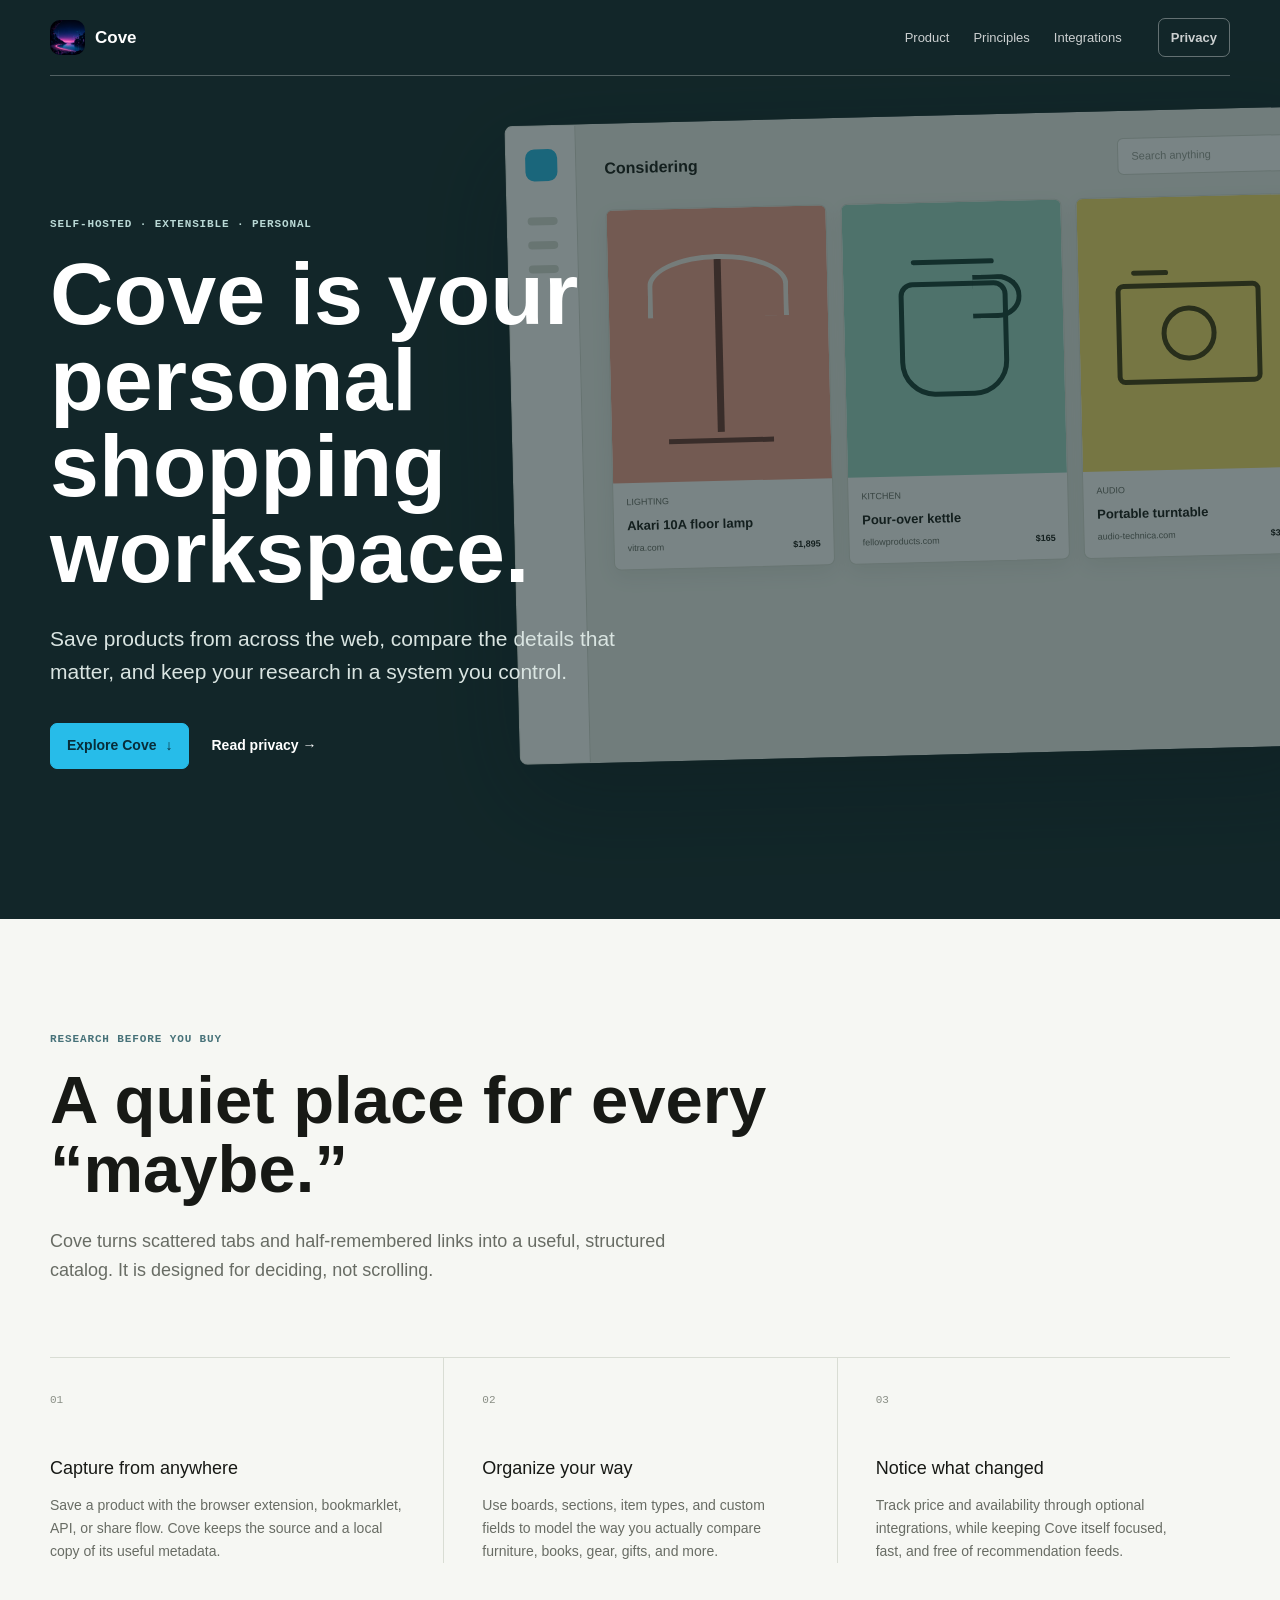
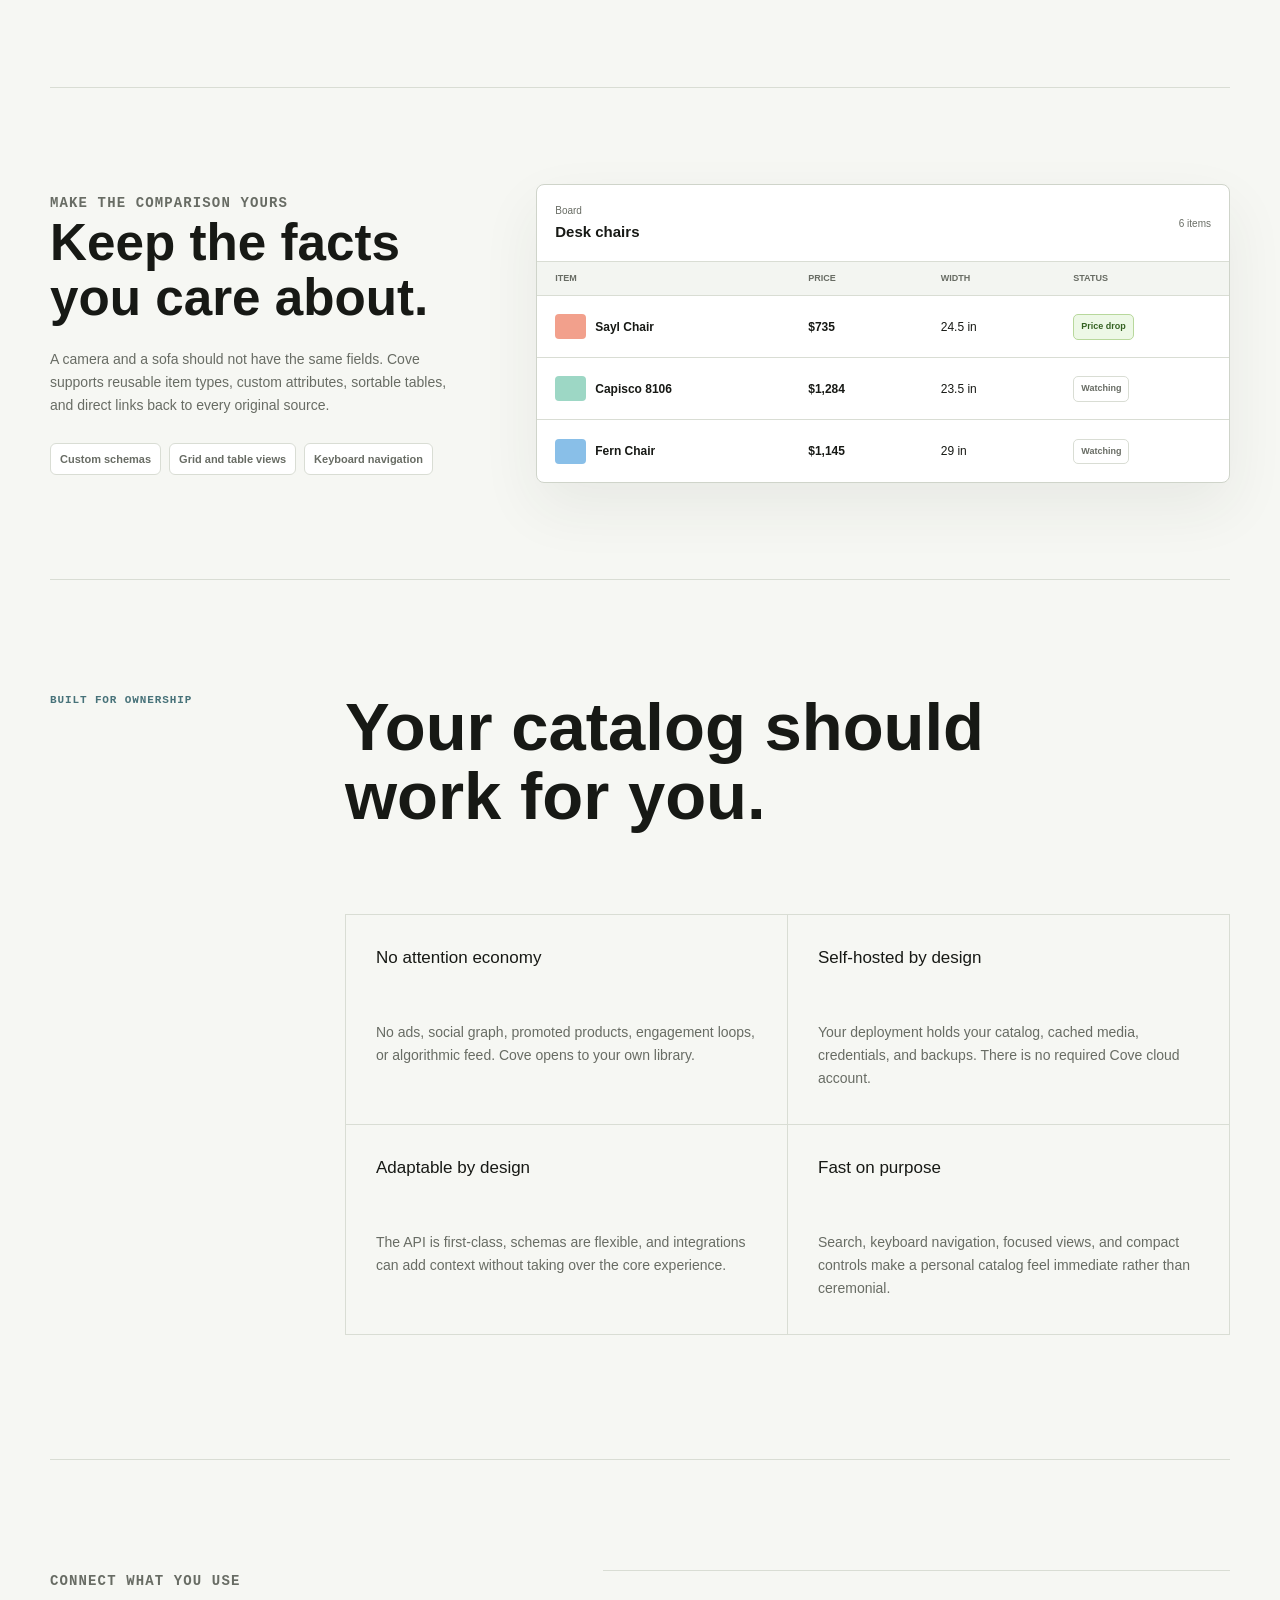
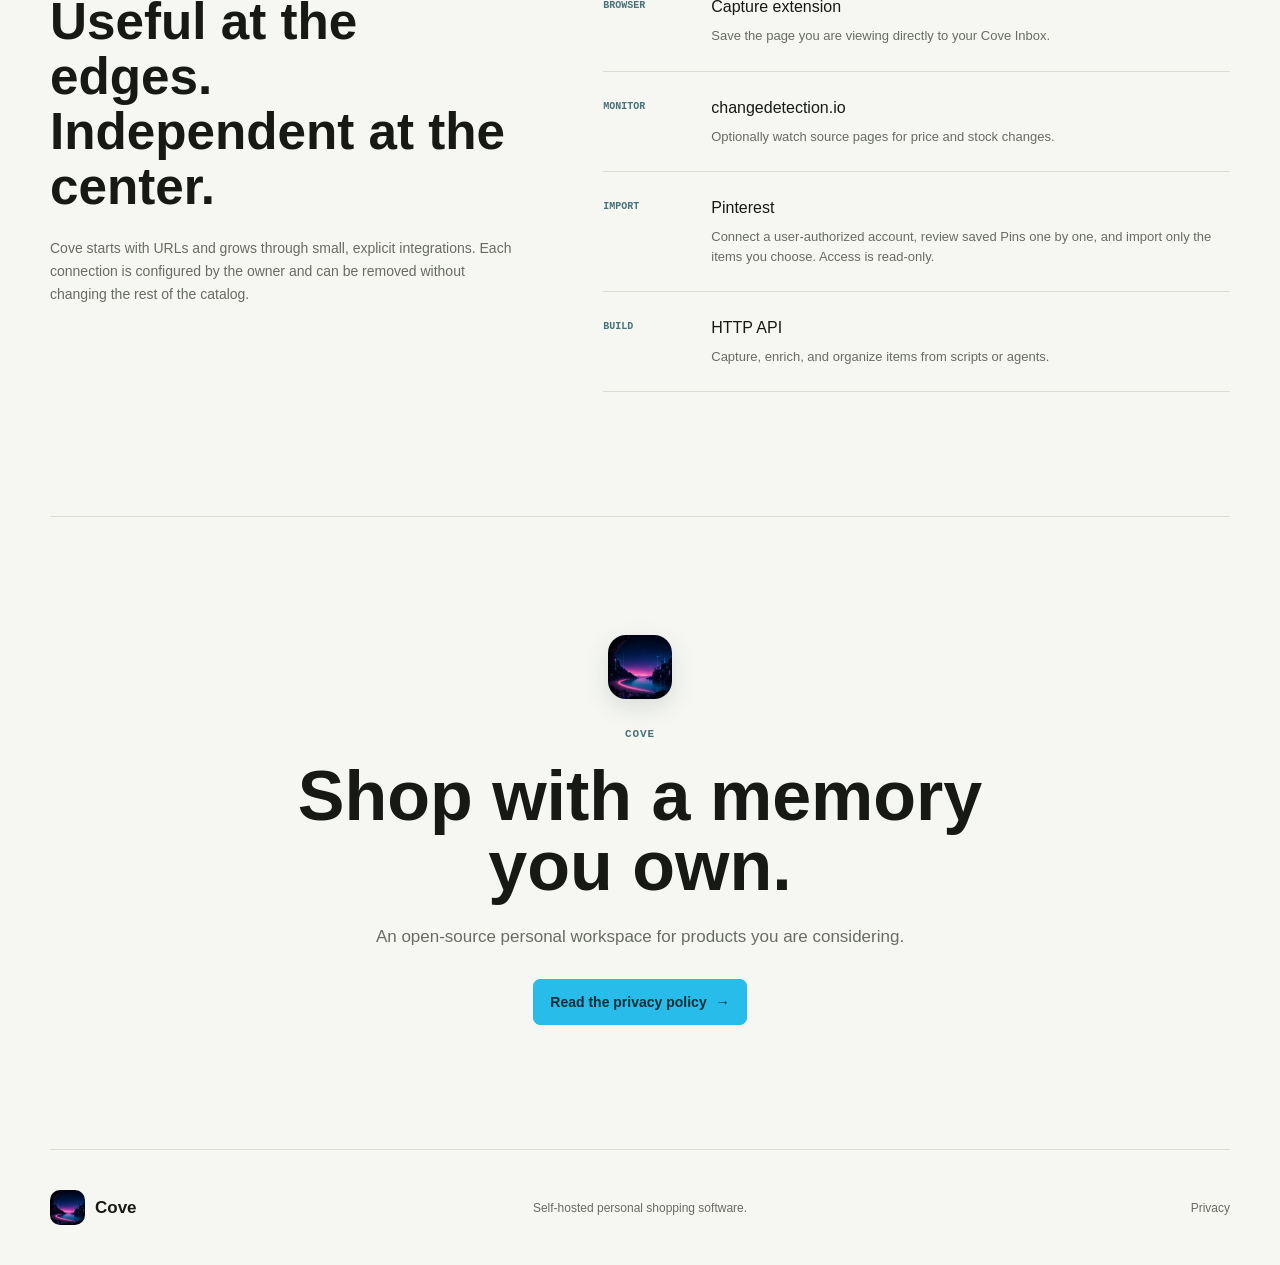
<file: index.html>
<!doctype html>
<!DOCTYPE html><html lang="en"><head><meta charset="utf-8"><meta name="viewport" content="width=device-width, initial-scale=1"><link rel="stylesheet" href="./landing.css"><title>Cove — Your personal shopping workspace</title><meta name="description" content="Cove is a self-hosted, extensible workspace for saving products, comparing details, and tracking what changes."><meta property="og:title" content="Cove — Your personal shopping workspace"><meta property="og:description" content="Save products, compare the details that matter, and keep your research in a system you control."><meta property="og:type" content="website"><meta property="og:image" content="https://irace.me/cove-site/og.png"><meta property="og:image:width" content="1200"><meta property="og:image:height" content="630"><meta property="og:image:alt" content="Cove"><meta name="twitter:card" content="summary_large_image"><meta name="twitter:title" content="Cove — Your personal shopping workspace"><meta name="twitter:description" content="Self-hosted, extensible product research without the attention economy."><meta name="twitter:image" content="https://irace.me/cove-site/og.png"><link rel="shortcut icon" href="./cove-logo.png"><link rel="icon" href="./cove-logo.png">












</head><body><main><header class="site-header"><a class="brand" href="#top" aria-label="Cove home"><img src="./cove-logo.png" alt=""><span>Cove</span></a><nav aria-label="Main navigation"><a href="#product">Product</a><a href="#principles">Principles</a><a href="#integrations">Integrations</a></nav><a class="header-link" href="./privacy/">Privacy</a></header><section class="hero" id="top"><div class="hero-scene" aria-hidden="true"><div class="scene-sidebar"><span class="scene-logo"></span><span></span><span></span><span></span></div><div class="scene-content"><div class="scene-toolbar"><span>Considering</span><span class="scene-search">Search anything</span></div><div class="product-grid"><article class="product-card coral"><div class="product-art"><span></span></div><div class="product-copy"><small>Lighting</small><strong>Akari 10A floor lamp</strong><div><span>vitra.com</span><b>$1,895</b></div></div></article><article class="product-card mint"><div class="product-art"><span></span></div><div class="product-copy"><small>Kitchen</small><strong>Pour-over kettle</strong><div><span>fellowproducts.com</span><b>$165</b></div></div></article><article class="product-card yellow"><div class="product-art"><span></span></div><div class="product-copy"><small>Audio</small><strong>Portable turntable</strong><div><span>audio-technica.com</span><b>$399</b></div></div></article></div></div></div><div class="hero-copy"><p class="eyebrow">Self-hosted · Extensible · Personal</p><h1>Cove is your personal shopping workspace.</h1><p class="hero-lede">Save products from across the web, compare the details that matter, and keep your research in a system you control.</p><div class="hero-actions"><a class="primary-action" href="#product">Explore Cove <span aria-hidden="true">↓</span></a><a class="text-action" href="./privacy/">Read privacy <span aria-hidden="true">→</span></a></div></div></section><section class="intro-band" id="product"><p class="section-label">Research before you buy</p><h2>A quiet place for every “maybe.”</h2><p class="section-lede">Cove turns scattered tabs and half-remembered links into a useful, structured catalog. It is designed for deciding, not scrolling.</p><div class="feature-list"><article><span>01</span><h3>Capture from anywhere</h3><p>Save a product with the browser extension, bookmarklet, API, or share flow. Cove keeps the source and a local copy of its useful metadata.</p></article><article><span>02</span><h3>Organize your way</h3><p>Use boards, sections, item types, and custom fields to model the way you actually compare furniture, books, gear, gifts, and more.</p></article><article><span>03</span><h3>Notice what changed</h3><p>Track price and availability through optional integrations, while keeping Cove itself focused, fast, and free of recommendation feeds.</p></article></div></section><section class="comparison-section"><div class="comparison-copy"><p class="section-label">Make the comparison yours</p><h2>Keep the facts you care about.</h2><p>A camera and a sofa should not have the same fields. Cove supports reusable item types, custom attributes, sortable tables, and direct links back to every original source.</p><div class="detail-points"><span>Custom schemas</span><span>Grid and table views</span><span>Keyboard navigation</span></div></div><div class="comparison-table" role="img" aria-label="Example Cove product comparison"><div class="table-heading"><div><small>Board</small><strong>Desk chairs</strong></div><span>6 items</span></div><div class="table-row table-labels"><span>Item</span><span>Price</span><span>Width</span><span>Status</span></div><div class="table-row"><span><i class="swatch red"></i> Sayl Chair</span><b>$735</b><span>24.5 in</span><em class="status-pill drop">Price drop</em></div><div class="table-row"><span><i class="swatch green"></i> Capisco 8106</span><b>$1,284</b><span>23.5 in</span><em class="status-pill">Watching</em></div><div class="table-row"><span><i class="swatch blue"></i> Fern Chair</span><b>$1,145</b><span>29 in</span><em class="status-pill">Watching</em></div></div></section><section class="principles-section" id="principles"><div class="principles-heading"><p class="section-label">Built for ownership</p><h2>Your catalog should work for you.</h2></div><div class="principles-grid"><article><h3>No attention economy</h3><p>No ads, social graph, promoted products, engagement loops, or algorithmic feed. Cove opens to your own library.</p></article><article><h3>Self-hosted by design</h3><p>Your deployment holds your catalog, cached media, credentials, and backups. There is no required Cove cloud account.</p></article><article><h3>Adaptable by design</h3><p>The API is first-class, schemas are flexible, and integrations can add context without taking over the core experience.</p></article><article><h3>Fast on purpose</h3><p>Search, keyboard navigation, focused views, and compact controls make a personal catalog feel immediate rather than ceremonial.</p></article></div></section><section class="integrations-section" id="integrations"><div class="integrations-copy"><p class="section-label">Connect what you use</p><h2>Useful at the edges. Independent at the center.</h2><p>Cove starts with URLs and grows through small, explicit integrations. Each connection is configured by the owner and can be removed without changing the rest of the catalog.</p></div><div class="integration-list"><article><span>Browser</span><div><h3>Capture extension</h3><p>Save the page you are viewing directly to your Cove Inbox.</p></div></article><article><span>Monitor</span><div><h3>changedetection.io</h3><p>Optionally watch source pages for price and stock changes.</p></div></article><article><span>Import</span><div><h3>Pinterest</h3><p>Connect a user-authorized account, review saved Pins one by one, and import only the items you choose. Access is read-only.</p></div></article><article><span>Build</span><div><h3>HTTP API</h3><p>Capture, enrich, and organize items from scripts or agents.</p></div></article></div></section><section class="closing-section"><img src="./cove-logo.png" alt=""><p class="section-label">Cove</p><h2>Shop with a memory you own.</h2><p>An open-source personal workspace for products you are considering.</p><a class="primary-action" href="./privacy/">Read the privacy policy <span aria-hidden="true">→</span></a></section><footer><a class="brand" href="#top"><img src="./cove-logo.png" alt=""><span>Cove</span></a><p>Self-hosted personal shopping software.</p><div><a href="./privacy/">Privacy</a></div></footer></main></body></html>
</file>
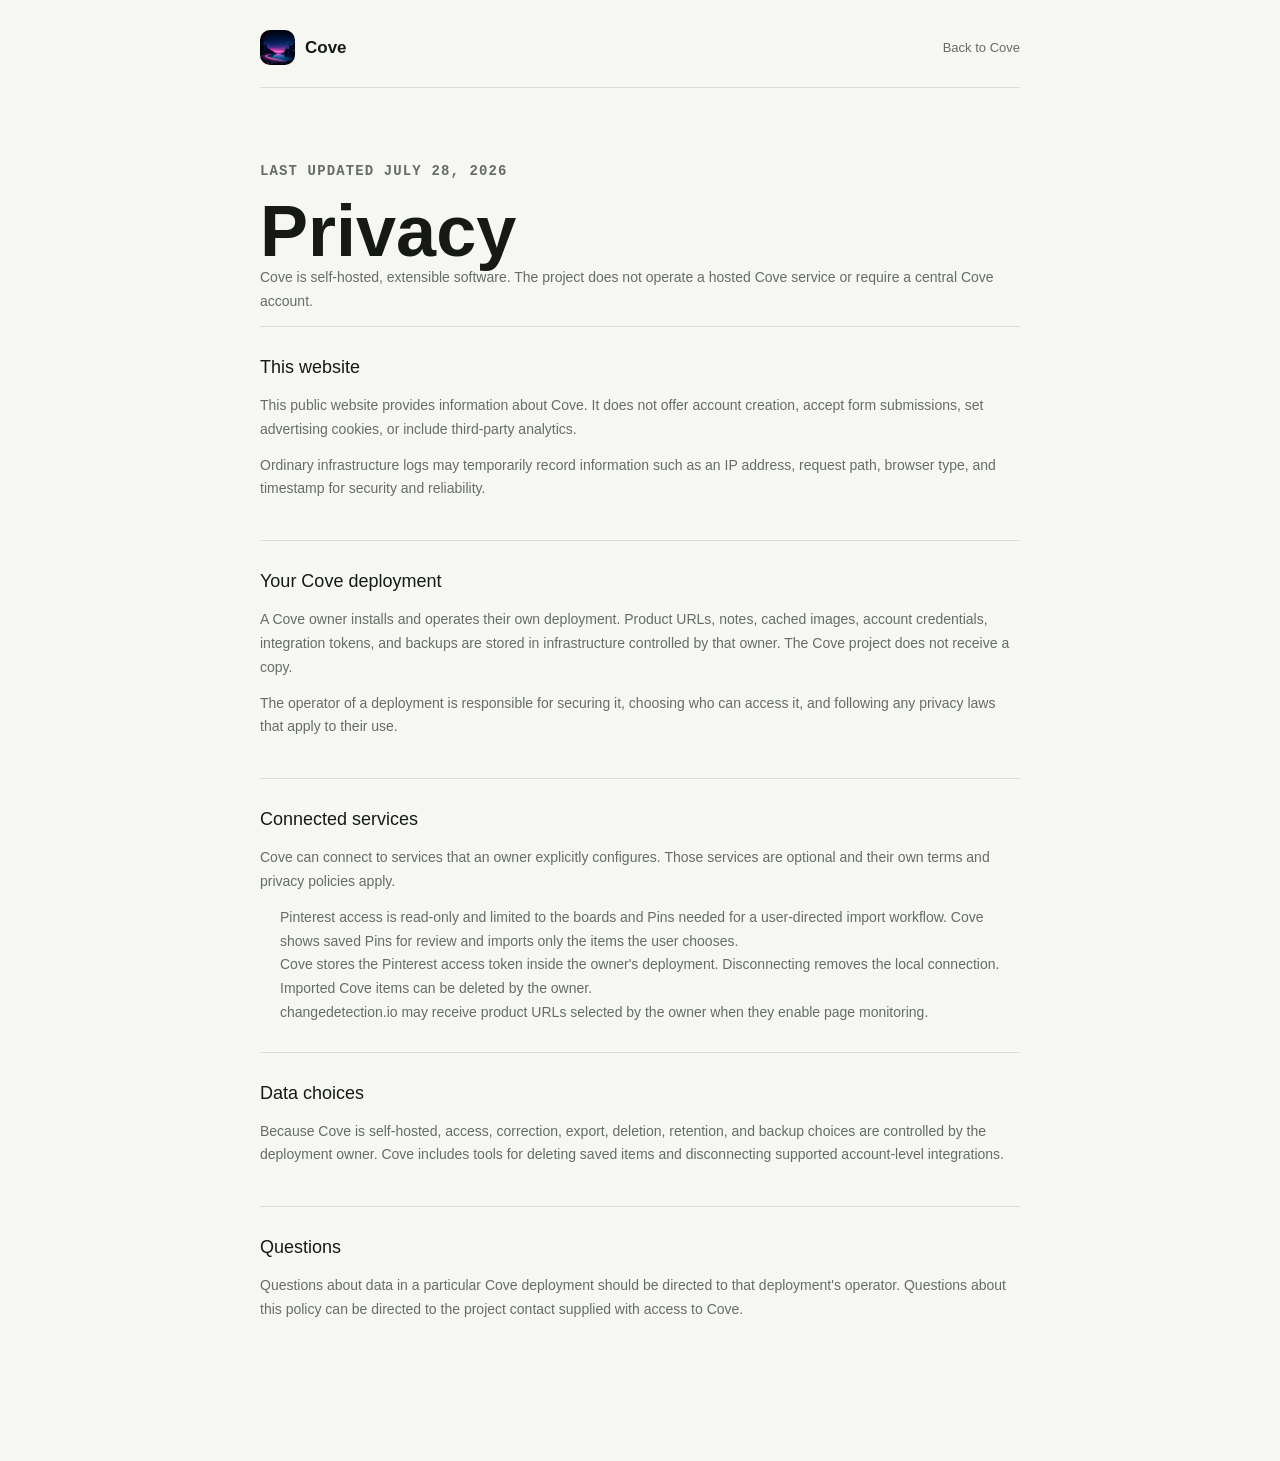
<file: privacy/index.html>
<!doctype html>
<!DOCTYPE html><html lang="en"><head><meta charset="utf-8"><meta name="viewport" content="width=device-width, initial-scale=1"><link rel="stylesheet" href="../landing.css"><title>Cove — Your personal shopping workspace</title><meta name="description" content="Cove is a self-hosted, extensible workspace for saving products, comparing details, and tracking what changes."><meta property="og:title" content="Cove — Your personal shopping workspace"><meta property="og:description" content="Save products, compare the details that matter, and keep your research in a system you control."><meta property="og:type" content="website"><meta property="og:image" content="https://irace.me/cove-site/og.png"><meta property="og:image:width" content="1200"><meta property="og:image:height" content="630"><meta property="og:image:alt" content="Cove"><meta name="twitter:card" content="summary_large_image"><meta name="twitter:title" content="Cove — Your personal shopping workspace"><meta name="twitter:description" content="Self-hosted, extensible product research without the attention economy."><meta name="twitter:image" content="https://irace.me/cove-site/og.png"><link rel="shortcut icon" href="../cove-logo.png"><link rel="icon" href="../cove-logo.png">












</head><body><main class="privacy-page"><header class="privacy-header"><a class="brand" href="../"><img src="../cove-logo.png" alt=""><span>Cove</span></a><a href="../">Back to Cove</a></header><article class="privacy-content"><p class="section-label">Last updated July 28, 2026</p><h1>Privacy</h1><p class="privacy-intro">Cove is self-hosted, extensible software. The project does not operate a hosted Cove service or require a central Cove account.</p><section><h2>This website</h2><p>This public website provides information about Cove. It does not offer account creation, accept form submissions, set advertising cookies, or include third-party analytics.</p><p>Ordinary infrastructure logs may temporarily record information such as an IP address, request path, browser type, and timestamp for security and reliability.</p></section><section><h2>Your Cove deployment</h2><p>A Cove owner installs and operates their own deployment. Product URLs, notes, cached images, account credentials, integration tokens, and backups are stored in infrastructure controlled by that owner. The Cove project does not receive a copy.</p><p>The operator of a deployment is responsible for securing it, choosing who can access it, and following any privacy laws that apply to their use.</p></section><section><h2>Connected services</h2><p>Cove can connect to services that an owner explicitly configures. Those services are optional and their own terms and privacy policies apply.</p><ul><li>Pinterest access is read-only and limited to the boards and Pins needed for a user-directed import workflow. Cove shows saved Pins for review and imports only the items the user chooses.</li><li>Cove stores the Pinterest access token inside the owner's deployment. Disconnecting removes the local connection. Imported Cove items can be deleted by the owner.</li><li>changedetection.io may receive product URLs selected by the owner when they enable page monitoring.</li></ul></section><section><h2>Data choices</h2><p>Because Cove is self-hosted, access, correction, export, deletion, retention, and backup choices are controlled by the deployment owner. Cove includes tools for deleting saved items and disconnecting supported account-level integrations.</p></section><section><h2>Questions</h2><p>Questions about data in a particular Cove deployment should be directed to that deployment's operator. Questions about this policy can be directed to the project contact supplied with access to Cove.</p></section></article></main></body></html>
</file>
<file: landing.css>
:root{--font-geist-sans:Arial,sans-serif;--font-geist-mono:ui-monospace,monospace}
/*! tailwindcss v4.2.1 | MIT License | https://tailwindcss.com */
@layer theme{:root,:host{--font-sans:ui-sans-serif, system-ui, sans-serif, "Apple Color Emoji", "Segoe UI Emoji", "Segoe UI Symbol", "Noto Color Emoji";--font-mono:ui-monospace, SFMono-Regular, Menlo, Monaco, Consolas, "Liberation Mono", "Courier New", monospace;--spacing:.25rem;--default-font-family:var(--font-sans);--default-mono-font-family:var(--font-mono)}}@layer base{*,:after,:before,::backdrop{box-sizing:border-box;border:0 solid;margin:0;padding:0}::file-selector-button{box-sizing:border-box;border:0 solid;margin:0;padding:0}html,:host{-webkit-text-size-adjust:100%;tab-size:4;line-height:1.5;font-family:var(--default-font-family,ui-sans-serif, system-ui, sans-serif, "Apple Color Emoji", "Segoe UI Emoji", "Segoe UI Symbol", "Noto Color Emoji");font-feature-settings:var(--default-font-feature-settings,normal);font-variation-settings:var(--default-font-variation-settings,normal);-webkit-tap-highlight-color:transparent}hr{height:0;color:inherit;border-top-width:1px}abbr:where([title]){-webkit-text-decoration:underline dotted;text-decoration:underline dotted}h1,h2,h3,h4,h5,h6{font-size:inherit;font-weight:inherit}a{color:inherit;-webkit-text-decoration:inherit;-webkit-text-decoration:inherit;-webkit-text-decoration:inherit;-webkit-text-decoration:inherit;text-decoration:inherit}b,strong{font-weight:bolder}code,kbd,samp,pre{font-family:var(--default-mono-font-family,ui-monospace, SFMono-Regular, Menlo, Monaco, Consolas, "Liberation Mono", "Courier New", monospace);font-feature-settings:var(--default-mono-font-feature-settings,normal);font-variation-settings:var(--default-mono-font-variation-settings,normal);font-size:1em}small{font-size:80%}sub,sup{vertical-align:baseline;font-size:75%;line-height:0;position:relative}sub{bottom:-.25em}sup{top:-.5em}table{text-indent:0;border-color:inherit;border-collapse:collapse}:-moz-focusring{outline:auto}progress{vertical-align:baseline}summary{display:list-item}ol,ul,menu{list-style:none}img,svg,video,canvas,audio,iframe,embed,object{vertical-align:middle;display:block}img,video{max-width:100%;height:auto}button,input,select,optgroup,textarea{font:inherit;font-feature-settings:inherit;font-variation-settings:inherit;letter-spacing:inherit;color:inherit;opacity:1;background-color:#0000;border-radius:0}::file-selector-button{font:inherit;font-feature-settings:inherit;font-variation-settings:inherit;letter-spacing:inherit;color:inherit;opacity:1;background-color:#0000;border-radius:0}:where(select:is([multiple],[size])) optgroup{font-weight:bolder}:where(select:is([multiple],[size])) optgroup option{padding-inline-start:20px}::file-selector-button{margin-inline-end:4px}::placeholder{opacity:1}@supports (not ((-webkit-appearance:-apple-pay-button))) or (contain-intrinsic-size:1px){::placeholder{color:currentColor}@supports (color:color-mix(in lab, red, red)){::placeholder{color:color-mix(in oklab, currentcolor 50%, transparent)}}}textarea{resize:vertical}::-webkit-search-decoration{-webkit-appearance:none}::-webkit-date-and-time-value{min-height:1lh;text-align:inherit}::-webkit-datetime-edit{display:inline-flex}::-webkit-datetime-edit-fields-wrapper{padding:0}::-webkit-datetime-edit{padding-block:0}::-webkit-datetime-edit-year-field{padding-block:0}::-webkit-datetime-edit-month-field{padding-block:0}::-webkit-datetime-edit-day-field{padding-block:0}::-webkit-datetime-edit-hour-field{padding-block:0}::-webkit-datetime-edit-minute-field{padding-block:0}::-webkit-datetime-edit-second-field{padding-block:0}::-webkit-datetime-edit-millisecond-field{padding-block:0}::-webkit-datetime-edit-meridiem-field{padding-block:0}::-webkit-calendar-picker-indicator{line-height:1}:-moz-ui-invalid{box-shadow:none}button,input:where([type=button],[type=reset],[type=submit]){appearance:button}::file-selector-button{appearance:button}::-webkit-inner-spin-button{height:auto}::-webkit-outer-spin-button{height:auto}[hidden]:where(:not([hidden=until-found])){display:none!important}}@layer components;@layer utilities{.start{inset-inline-start:var(--spacing)}.table{display:table}.table-row{display:table-row}}:root{--ink:#171915;--muted:#686c64;--paper:#f6f7f3;--white:#fff;--line:#d9ddd4;--cyan:#27bce9;--cyan-dark:#082d39;--lime:#d9f99d;--yellow:#f8df6a;--coral:#f2a08c;--mint:#9dd7c5;--blue:#89bfe8}*{box-sizing:border-box}html{scroll-behavior:smooth}body{background:var(--paper);color:var(--ink);font-family:var(--font-geist-sans), Arial, sans-serif;letter-spacing:0;margin:0}a{color:inherit;text-decoration:none}button,a{-webkit-tap-highlight-color:transparent}.site-header{z-index:10;width:min(1180px,100% - 48px);height:76px;color:var(--white);border-bottom:1px solid #ffffff45;align-items:center;gap:36px;display:flex;position:absolute;top:0;left:50%;transform:translate(-50%)}.brand{align-items:center;gap:10px;font-size:17px;font-weight:750;display:inline-flex}.brand img{border-radius:10px;width:35px;height:35px}.site-header nav{gap:24px;margin-left:auto;font-size:13px;display:flex}.site-header nav a,.header-link{opacity:.78;transition:opacity .15s}.site-header nav a:hover,.site-header nav a:focus-visible,.header-link:hover,.header-link:focus-visible{opacity:1}.header-link{border:1px solid #ffffff70;border-radius:7px;padding:9px 12px;font-size:13px;font-weight:650}.hero{min-height:min(880px,94vh);color:var(--white);background:#152a2e;position:relative;overflow:hidden}.hero:after{content:"";pointer-events:none;background:#1024268f;position:absolute;inset:0}.hero-scene{width:min(830px,64vw);height:min(650px,71vh);color:var(--ink);transform-origin:50%;background:#edf0eb;border:1px solid #ffffff2e;border-radius:8px 0 0 8px;grid-template-columns:70px minmax(0,1fr);display:grid;position:absolute;top:116px;right:-4vw;overflow:hidden;transform:rotate(-1.4deg);box-shadow:0 34px 100px #07161780}.scene-sidebar{background:var(--white);border-right:1px solid #d5d9d1;flex-direction:column;align-items:center;gap:16px;padding-top:23px;display:flex}.scene-sidebar span{background:#d9ddd5;border-radius:4px;width:30px;height:8px}.scene-sidebar .scene-logo{background:var(--cyan);border-radius:9px;width:32px;height:32px;margin-bottom:20px}.scene-content{min-width:0;padding:26px 28px}.scene-toolbar{justify-content:space-between;align-items:center;gap:20px;padding-bottom:22px;font-weight:750;display:flex}.scene-search{background:var(--white);color:#9a9e97;border:1px solid #d4d8d0;border-radius:6px;width:178px;padding:9px 13px;font-size:11px;font-weight:450}.product-grid{grid-template-columns:repeat(3,minmax(0,1fr));gap:14px;display:grid}.product-card{background:var(--white);border:1px solid #d9ddd4;border-radius:7px;min-width:0;overflow:hidden;box-shadow:0 7px 20px #1e332d12}.product-art{aspect-ratio:4/5;place-items:center;display:grid;position:relative;overflow:hidden}.product-card.coral .product-art{background:var(--coral)}.product-card.mint .product-art{background:var(--mint)}.product-card.yellow .product-art{background:var(--yellow)}.product-art:before,.product-art:after,.product-art span{content:"";display:block;position:absolute}.coral .product-art:before{background:#6e392f;width:7px;height:64%}.coral .product-art:after{border:5px solid #f7eee7;border-bottom:0;border-radius:50% 50% 0 0;width:64%;height:23%;top:17%}.coral .product-art span{background:#6e392f;width:48%;height:5px;bottom:14%}.mint .product-art:before{border:5px solid #163d35;border-radius:14px 14px 35px 35px;width:50%;height:42%}.mint .product-art:after{border:5px solid #163d35;border-left:0;border-radius:0 50% 50% 0;width:22%;height:16%;top:27%;right:19%}.mint .product-art span{background:#163d35;border-radius:3px;width:38%;height:5px;top:21%}.yellow .product-art:before{border:5px solid #473b0e;border-radius:8px;width:66%;height:37%}.yellow .product-art:after{aspect-ratio:1;border:5px solid #473b0e;border-radius:50%;width:25%}.yellow .product-art span{background:#473b0e;border-radius:3px;width:17%;height:5px;top:27%;left:24%}.product-copy{gap:8px;padding:13px;display:grid}.product-copy small{color:var(--muted);text-transform:uppercase;font-size:9px}.product-copy strong{font-size:13px;line-height:1.25}.product-copy div{color:var(--muted);justify-content:space-between;align-items:center;gap:8px;font-size:9px;display:flex}.product-copy div span{text-overflow:ellipsis;white-space:nowrap;overflow:hidden}.product-copy b{color:var(--ink)}.hero-copy{z-index:2;width:min(1180px,100% - 48px);margin:0 auto;padding-top:clamp(180px,24vh,250px);padding-bottom:150px;position:relative}.hero-copy>*{max-width:620px}.eyebrow,.section-label{font-family:var(--font-geist-mono), monospace;letter-spacing:.08em;text-transform:uppercase;margin:0 0 18px;font-size:11px;font-weight:700}.eyebrow{color:#b9d8d5}h1,h2,h3,p{overflow-wrap:anywhere}h1{letter-spacing:0;max-width:720px;margin:0;font-size:clamp(48px,7.2vw,88px);font-weight:660;line-height:.98}.hero-lede{color:#d9e4e1;margin:28px 0 0;font-size:clamp(17px,2vw,21px);line-height:1.55}.hero-actions{align-items:center;gap:22px;margin-top:34px;display:flex}.primary-action{border:1px solid var(--cyan);background:var(--cyan);min-height:46px;color:var(--cyan-dark);border-radius:7px;justify-content:center;align-items:center;gap:9px;padding:0 16px;font-size:14px;font-weight:750;transition:filter .15s,transform .15s;display:inline-flex}.primary-action:hover,.primary-action:focus-visible{filter:brightness(1.06);transform:translateY(-1px)}.text-action{font-size:14px;font-weight:650}.text-action:hover,.text-action:focus-visible{text-underline-offset:4px;text-decoration:underline}.intro-band,.comparison-section,.principles-section,.integrations-section,.closing-section,footer{width:min(1180px,100% - 48px);margin:0 auto}.intro-band{padding:112px 0 124px}.section-label{color:#477279}.intro-band>h2,.principles-heading h2{letter-spacing:0;max-width:760px;margin:0;font-size:clamp(38px,5.3vw,67px);font-weight:640;line-height:1.03}.section-lede{max-width:650px;color:var(--muted);margin:24px 0 0;font-size:18px;line-height:1.6}.feature-list{border-top:1px solid var(--line);grid-template-columns:repeat(3,1fr);gap:0;margin-top:72px;display:grid}.feature-list article{padding:28px 38px 0 0}.feature-list article+article{border-left:1px solid var(--line);padding-left:38px}.feature-list article>span{color:#8a8f86;font-family:var(--font-geist-mono), monospace;font-size:11px}.feature-list h3{margin:45px 0 12px;font-size:18px}.feature-list p,.principles-grid p,.integrations-copy>p,.comparison-copy>p{color:var(--muted);margin:0;font-size:14px;line-height:1.65}.comparison-section{border-top:1px solid var(--line);grid-template-columns:minmax(0,.75fr) minmax(560px,1.25fr);align-items:center;gap:70px;padding:96px 0;display:grid}.comparison-copy h2,.integrations-copy h2{letter-spacing:0;margin:0 0 22px;font-size:clamp(34px,4vw,52px);font-weight:640;line-height:1.08}.detail-points{flex-wrap:wrap;gap:8px;margin-top:26px;display:flex}.detail-points span{border:1px solid var(--line);background:var(--white);color:var(--muted);border-radius:6px;padding:7px 9px;font-size:11px;font-weight:650}.comparison-table{background:var(--white);border:1px solid #cfd4ca;border-radius:8px;overflow:hidden;box-shadow:0 24px 60px #25362c12}.table-heading{border-bottom:1px solid var(--line);justify-content:space-between;align-items:center;padding:18px;display:flex}.table-heading div{gap:3px;display:grid}.table-heading small,.table-heading>span{color:var(--muted);font-size:10px}.table-heading strong{font-size:15px}.table-row{border-bottom:1px solid var(--line);grid-template-columns:minmax(160px,1.4fr) .7fr .7fr .8fr;align-items:center;gap:12px;min-height:62px;padding:0 18px;font-size:12px;display:grid}.table-row:last-child{border-bottom:0}.table-row>span:first-child{align-items:center;gap:9px;font-weight:650;display:flex}.table-row b{font-size:12px}.table-labels{min-height:34px;color:var(--muted);text-transform:uppercase;background:#f3f5f1;font-size:9px;font-weight:750}.table-labels>span:first-child{font-size:9px}.swatch{border-radius:4px;flex:none;width:31px;height:25px}.swatch.red{background:var(--coral)}.swatch.green{background:var(--mint)}.swatch.blue{background:var(--blue)}.status-pill{border:1px solid var(--line);width:fit-content;color:var(--muted);border-radius:5px;padding:5px 7px;font-size:9px;font-style:normal;font-weight:650}.status-pill.drop{color:#356222;background:#edf8e6;border-color:#b8d89c}.principles-section{border-top:1px solid var(--line);padding:112px 0 124px}.principles-heading{grid-template-columns:.5fr 1.5fr;align-items:start;display:grid}.principles-grid{border-top:1px solid var(--line);border-left:1px solid var(--line);grid-template-columns:repeat(2,1fr);margin:84px 0 0 25%;display:grid}.principles-grid article{border-right:1px solid var(--line);border-bottom:1px solid var(--line);min-height:210px;padding:30px}.principles-grid h3{margin:0 0 50px;font-size:17px}.integrations-section{border-top:1px solid var(--line);grid-template-columns:.85fr 1.15fr;gap:90px;padding:110px 0 124px;display:grid}.integration-list{border-top:1px solid var(--line)}.integration-list article{border-bottom:1px solid var(--line);grid-template-columns:82px minmax(0,1fr);gap:26px;padding:24px 0;display:grid}.integration-list article>span{color:#477279;font-family:var(--font-geist-mono), monospace;text-transform:uppercase;padding-top:3px;font-size:10px;font-weight:700}.integration-list h3{margin:0 0 7px;font-size:16px}.integration-list p{color:var(--muted);margin:0;font-size:13px;line-height:1.55}.closing-section{border-top:1px solid var(--line);text-align:center;flex-direction:column;align-items:center;padding:118px 24px 124px;display:flex}.closing-section img{border-radius:18px;width:64px;height:64px;margin-bottom:27px;box-shadow:0 8px 24px #1f312522}.closing-section h2{letter-spacing:0;max-width:780px;margin:0;font-size:clamp(39px,5.7vw,70px);font-weight:640;line-height:1}.closing-section>p:not(.section-label){color:var(--muted);margin:23px 0 30px;font-size:17px}footer{border-top:1px solid var(--line);min-height:116px;color:var(--muted);grid-template-columns:1fr 1fr 1fr;align-items:center;gap:24px;font-size:12px;display:grid}footer .brand{color:var(--ink)}footer p{text-align:center}footer>div{justify-content:flex-end;gap:20px;display:flex}footer a:hover,footer a:focus-visible{color:var(--ink);text-underline-offset:4px;text-decoration:underline}.privacy-page{width:min(760px,100% - 48px);margin:0 auto;padding:30px 0 100px}.privacy-header{border-bottom:1px solid var(--line);justify-content:space-between;align-items:center;min-height:58px;padding-bottom:22px;display:flex}.privacy-header>a:last-child{color:var(--muted);font-size:13px}.privacy-content{padding-top:72px}.privacy-content h1{color:var(--ink);font-size:clamp(42px,7vw,72px)}.privacy-intro{color:var(--muted);margin:24px 0 56px;font-size:18px;line-height:1.65}.privacy-content section{border-top:1px solid var(--line);padding:27px 0}.privacy-content h2{margin:0 0 13px;font-size:18px}.privacy-content p,.privacy-content li{color:var(--muted);font-size:14px;line-height:1.7}.privacy-content p{margin:0 0 12px}.privacy-content ul{margin:12px 0 0;padding-left:20px}.privacy-content a{color:var(--ink);text-underline-offset:3px;text-decoration:underline}@media (width<=900px){.hero-scene{opacity:.72;width:760px;right:-230px}.feature-list{grid-template-columns:1fr}.feature-list article,.feature-list article+article{border-left:0;border-bottom:1px solid var(--line);padding:26px 0}.feature-list h3{margin-top:24px}.comparison-section,.integrations-section{grid-template-columns:1fr;gap:52px}.comparison-section{padding-top:82px}.principles-grid{margin-left:0}}@media (width<=680px){.site-header{width:min(100% - 32px,1180px);height:68px}.site-header nav{display:none}.header-link{margin-left:auto}.hero{min-height:850px}.hero:after{background:#102426ad}.hero-scene{opacity:.8;grid-template-columns:54px minmax(0,1fr);width:690px;height:400px;top:480px;right:-215px;transform:rotate(-1deg)}.scene-content{padding:19px}.scene-sidebar{padding-top:18px}.scene-toolbar{padding-bottom:16px}.product-grid{gap:10px}.product-copy{padding:9px}.hero-copy,.intro-band,.comparison-section,.principles-section,.integrations-section,.closing-section,footer{width:min(100% - 32px,1180px)}.hero-copy{padding-top:145px;padding-bottom:430px}h1{font-size:48px}.hero-lede{font-size:17px}.hero-actions{flex-direction:column;align-items:flex-start;gap:18px}.intro-band,.principles-section,.integrations-section{padding:80px 0 88px}.feature-list{margin-top:50px}.comparison-section{padding:74px 0}.comparison-table{overflow-x:auto}.comparison-table>*{min-width:570px}.principles-heading{grid-template-columns:1fr;gap:16px}.principles-grid{grid-template-columns:1fr;margin-top:52px}.principles-grid article{min-height:176px}.integrations-section{gap:46px}.closing-section{padding:88px 10px 94px}footer{grid-template-columns:1fr auto;padding:30px 0}footer p{display:none}}@media (prefers-reduced-motion:reduce){html{scroll-behavior:auto}*{transition-duration:.01ms!important}}
</file>
